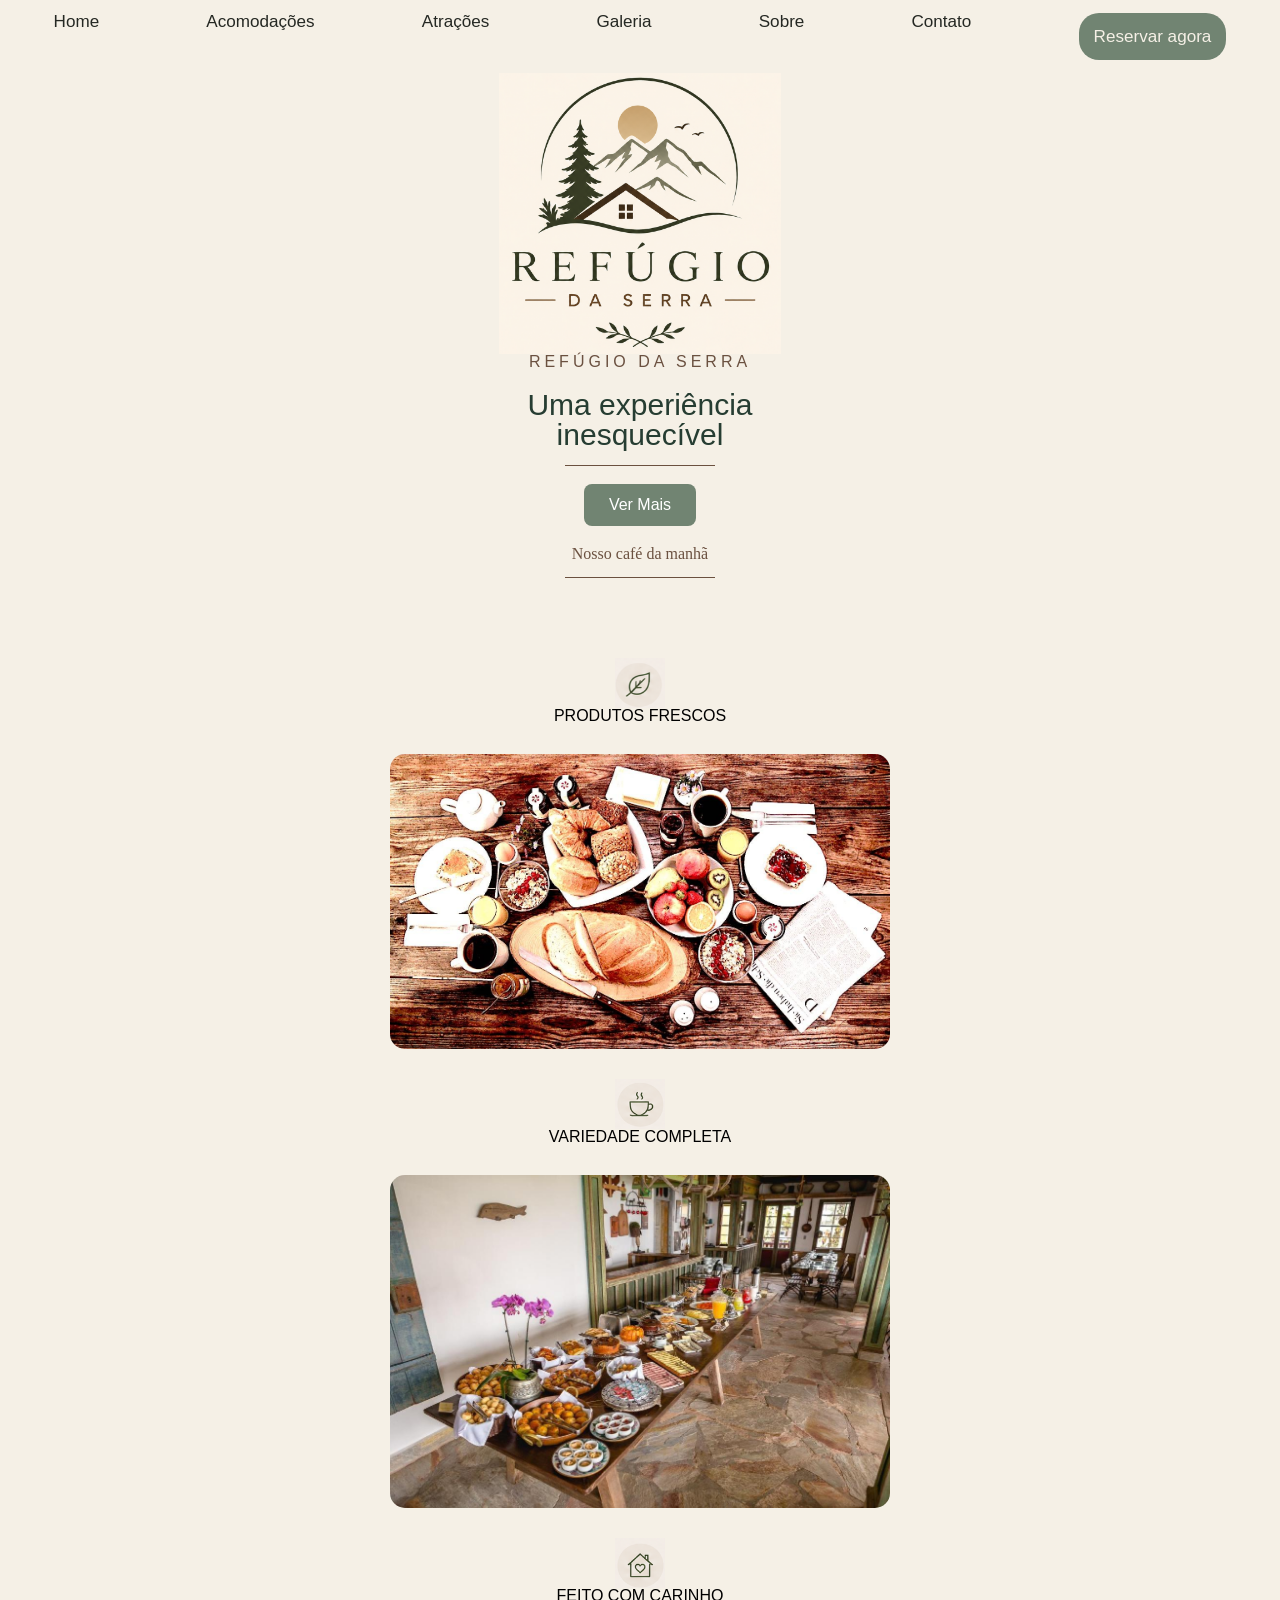
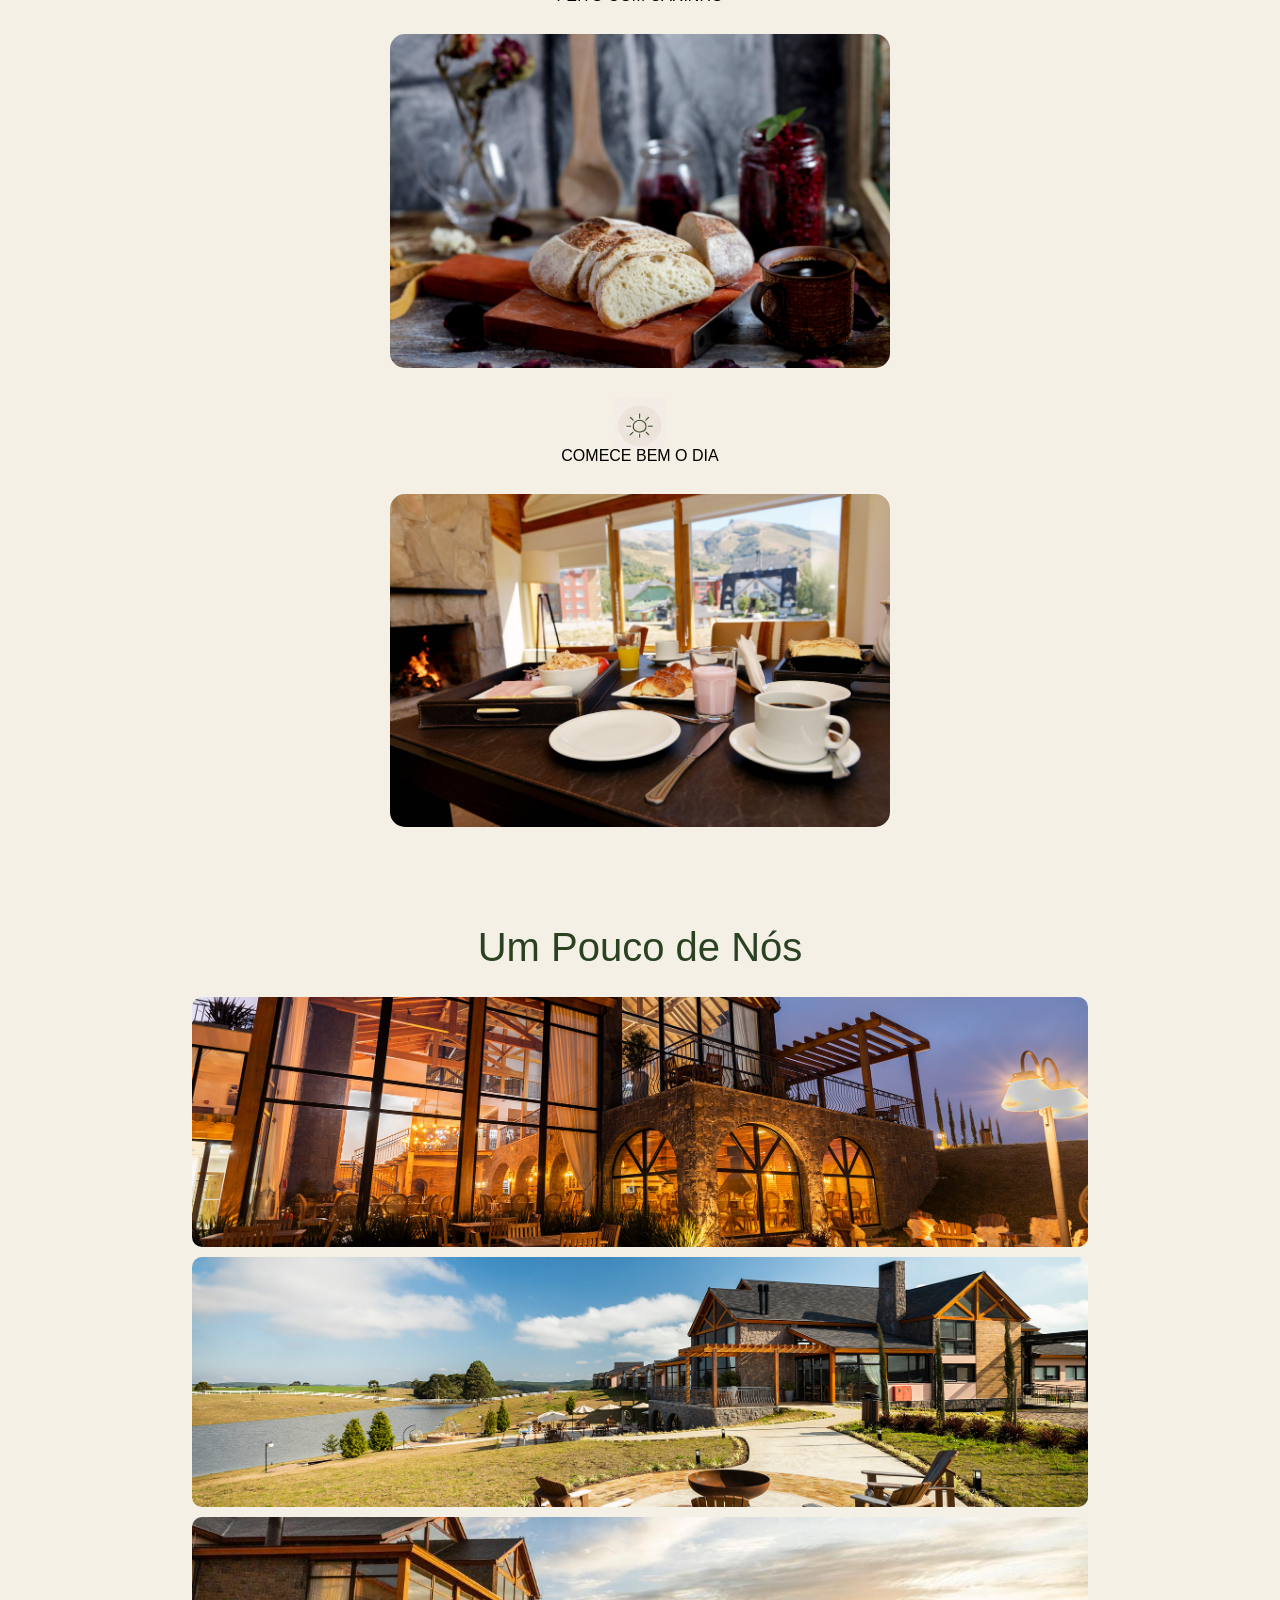
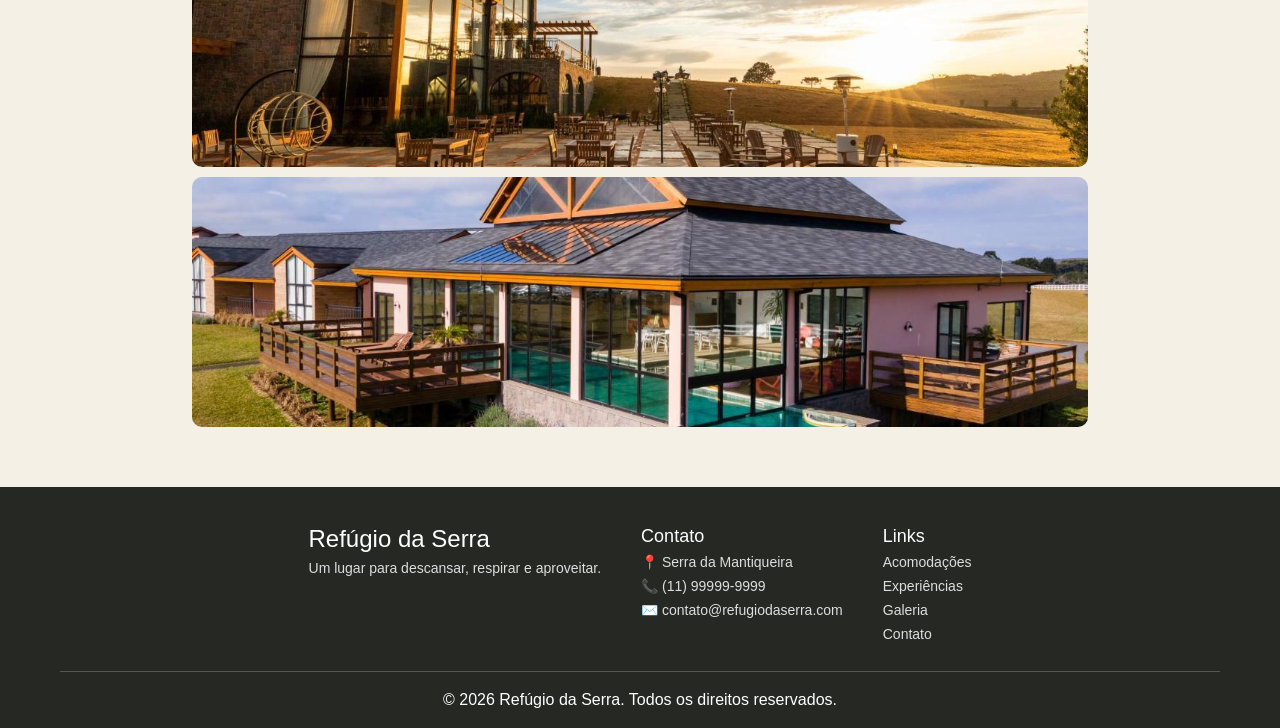
<file: index.html>
<!doctype html>
<html lang="pt-br">
  <head>
    <link rel="stylesheet" href="css/reset.css" />
    <link rel="stylesheet" href="css/style.css" />
    <meta charset="UTF-8" />
    <meta name="viewport" content="width=device-width, initial-scale=1.0" />
    <title>refúgiodaserra.com</title>
  </head>
  <body>
    <header>
      <nav>
        <a href="index.html">Home</a>
        <a href="galeria.html">Acomodações</a>
        <a href="atra.html">Atrações</a>
        <a href="">Galeria</a>
        <a href="">Sobre</a>
        <a href="">Contato</a>
        <a class="especialreserva" href="fornulario.html">Reservar agora</a>
      </nav>
    </header>

    <div class="logofundo">
      <img src="images/logo.png" alt="Logo Refúgio da Serra" />

      <p>REFÚGIO DA SERRA</p>

      <h1>Uma experiência</h1>
      <h2>inesquecível</h2>

      <hr />

      <h3>Conforto, natureza e tranquilidade</h3>

      <h4>Um lugar para desacelerar.</h4>
      <a href="galeria.html">
        <button class="b1">Ver Mais</button>
      </a>
    </div>

    <h1 class="nosso">Nosso café da manhã</h1>

    <hr class="linha2" />

    <div class="logos">
      <div class="items">
        <img src="images/logo1.1.png" alt="" />
        <h6>PRODUTOS FRESCOS</h6>
        <p class="l1">selecionamos Ingredientes</p>
        <p class="l2">locais e da estação</p>
        <img class="mobile" src="images/c1.1.jfif" alt="" />
      </div>
      <div class="items">
        <img src="images/logo2.png" alt="" />
        <h6>VARIEDADE COMPLETA</h6>
        <p class="l1">Opções doces e salgadas para</p>
        <p class="l2">todos os gostos</p>
        <img class="mobile" src="images/c2.2.jfif" alt="" />
      </div>
      <div class="items">
        <img src="images/logo3.png" alt="" />
        <h6>FEITO COM CARINHO</h6>
        <p class="l1">preparado diariamente</p>
        <p class="l2">pra você se sentir em casa</p>
        <img class="mobile" src="images/c3.3.jfif" alt="" />
      </div>
      <div class="items">
        <img src="images/logo4.png" alt="" />
        <h6>COMECE BEM O DIA</h6>
        <p class="l1">Energia, sabor e bem-estar</p>
        <p class="l2">para aproveitar ao máximo</p>
        <img class="mobile" src="images/c4.4.jfif" alt="" />
      </div>
    </div>

    <section>
      <h6 class="ds">Um Pouco de Nós</h6>
      <div class="destaques">
        <img class="cv" src="images/p2.jpg" alt="" />
        <img class="cv" src="images/p3.jpg" alt="" />

        <img class="cv" src="images/p4.jfif" alt="" />
        <img class="cv" src="images/p1.jfif" alt="" />
      </div>
    </section>

    <footer>
      <div class="footer-conteudo">
        <div>
          <h2>Refúgio da Serra</h2>
          <p>Um lugar para descansar, respirar e aproveitar.</p>
        </div>

        <div>
          <h3>Contato</h3>
          <p>📍 Serra da Mantiqueira</p>
          <p>📞 (11) 99999-9999</p>
          <p>✉️ contato@refugiodaserra.com</p>
        </div>

        <div>
          <h3>Links</h3>
          <a href="">Acomodações</a>
          <a href="galeria.html">Experiências</a>
          <a href="galeria.html">Galeria</a>
          <a href="fornulario.html">Contato</a>
        </div>
      </div>

      <div class="footer-final">
        <p>© 2026 Refúgio da Serra. Todos os direitos reservados.</p>
      </div>
    </footer>
  </body>
</html>
</file>
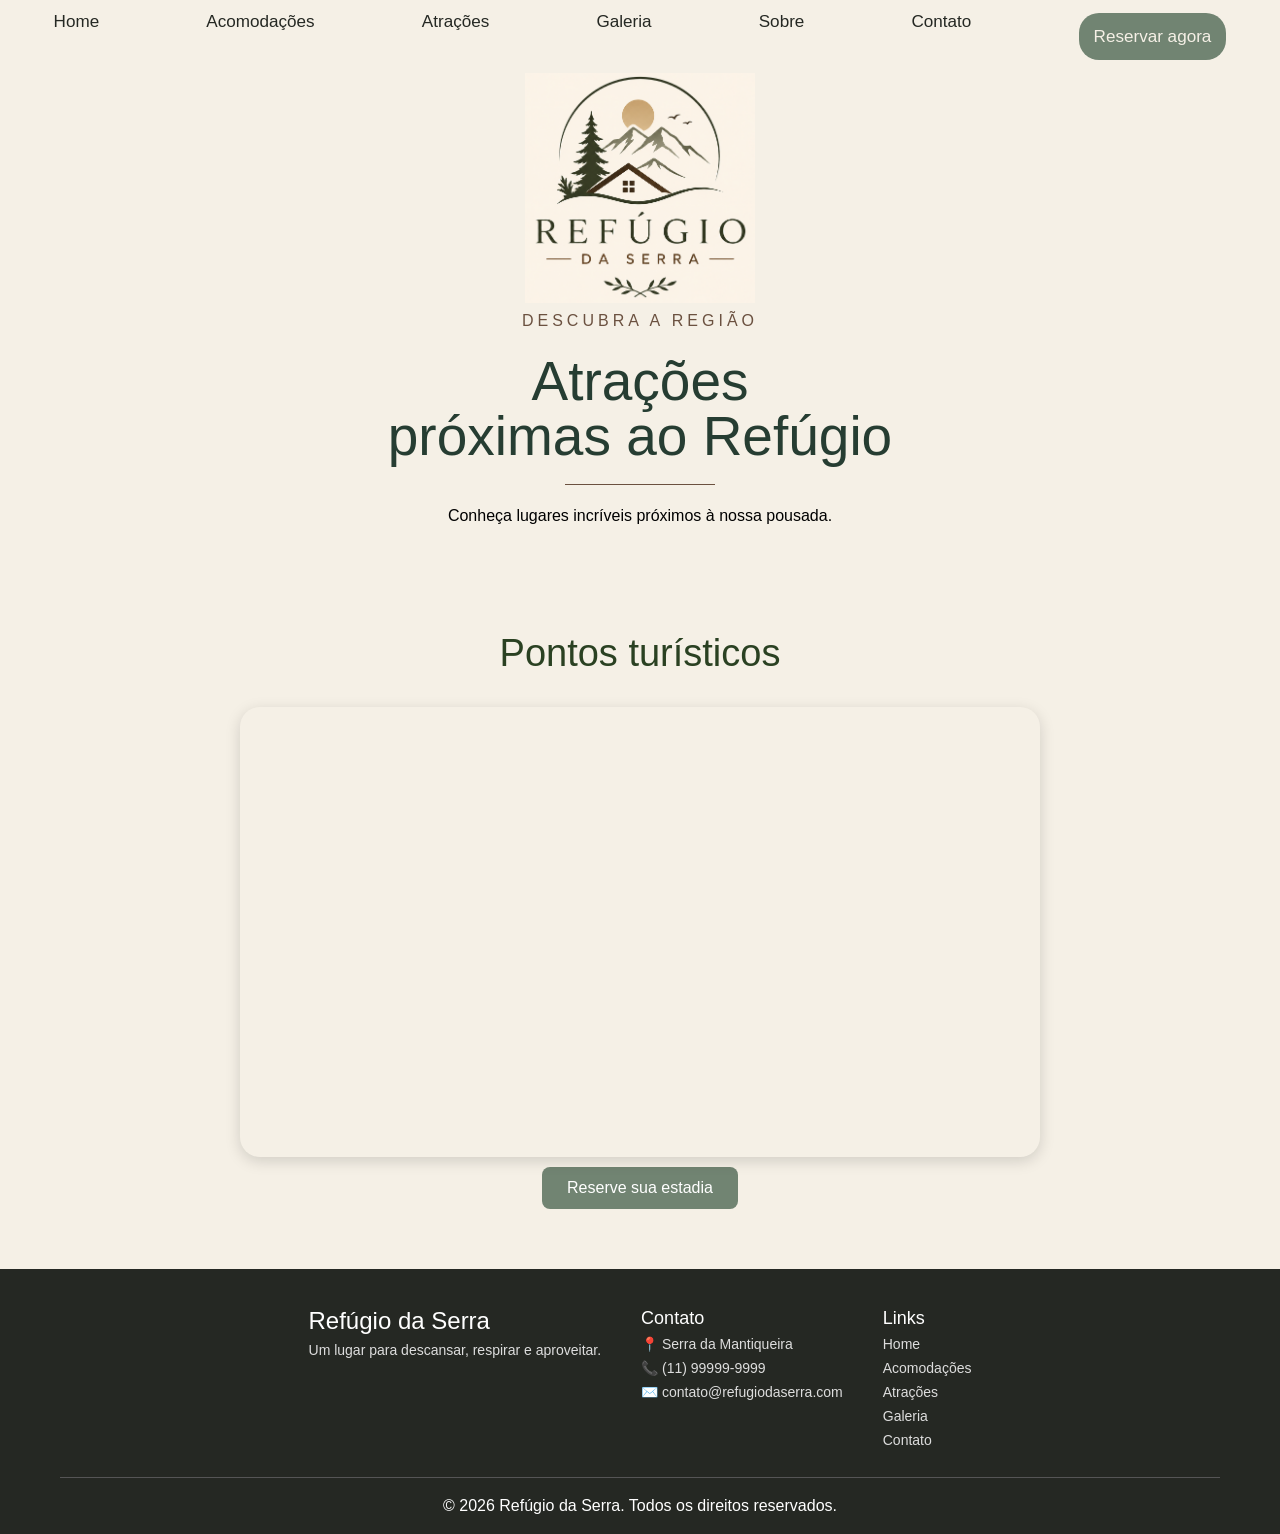
<file: atra.html>
<!doctype html>
<html lang="pt-br">
  <head>
    <meta charset="UTF-8" />
    <meta name="viewport" content="width=device-width, initial-scale=1.0" />

    <link rel="stylesheet" href="css/reset.css" />
    <link rel="stylesheet" href="css/style.css" />

    <title>Refúgio da Serra - Atrações</title>
  </head>

  <body>
    <header>
      <nav>
        <a href="index.html">Home</a>
        <a href="galeria.html">Acomodações</a>
        <a href="atra.html">Atrações</a>
        <a href="">Galeria</a>
        <a href="">Sobre</a>
        <a href="">Contato</a>
        <a class="especialreserva" href="fornulario.html"> Reservar agora </a>
      </nav>
    </header>

    <section class="topo-atracoes">
      <img src="images/logo.png" alt="Logo Refúgio da Serra" />

      <p>DESCUBRA A REGIÃO</p>

      <h1>Atrações</h1>
      <h2>próximas ao Refúgio</h2>

      <hr />

      <h3>Conheça lugares incríveis próximos à nossa pousada.</h3>
    </section>

    <h2 class="titulo-atracoes">Pontos turísticos</h2>

    <section class="carrossel-atracoes">
      <div class="atracao-slide">
        <img src="images/pq1.jfif" alt="Ponto turístico 1" />

        <div class="atracao-texto">
          <h2>PARQUE MUNICIPAL DE CERRO AZUL</h2>

          <p> Um dos principais pontos de encontro da cidade, ideal para relaxar em meio à natureza, com áreas para piquenique, trilhas e espaços para caminhadas.</p>
        </div>
      </div>

      <div class="atracao-slide">
        <img src="images/igreja.jpg" alt="Ponto turístico 2" />

        <div class="atracao-texto">
          <h2>Igreja Matriz de Nossa Senhora da Conceição</h2>

          <p>Um dos marcos históricos de Cerro Azul, com arquitetura imponente e detalhes que remetem à história da cidade.</p>
        </div>
      </div>

      <div class="atracao-slide">
        <img src="images/cachoeira.jpg" alt="Ponto turístico 3" />

        <div class="atracao-texto">
          <h2>Rota das Cachoeiras</h2>

          <p>Uma atividade imperdível para os amantes da natureza, com diversas quedas d’água e trilhas para explorar.</p>
        </div>
      </div>
    </section>

    <div class="dv dss">
      <a href="fornulario.html">
        <button>Reserve sua estadia</button>
      </a>
    </div>

    <footer>
      <div class="footer-conteudo">
        <div>
          <h2>Refúgio da Serra</h2>

          <p>Um lugar para descansar, respirar e aproveitar.</p>
        </div>

        <div>
          <h3>Contato</h3>

          <p>📍 Serra da Mantiqueira</p>
          <p>📞 (11) 99999-9999</p>
          <p>✉️ contato@refugiodaserra.com</p>
        </div>

        <div>
          <h3>Links</h3>

          <a href="index.html">Home</a>
          <a href="galeria.html">Acomodações</a>
          <a href="atracoes.html">Atrações</a>
          <a href="">Galeria</a>
          <a href="fornulario.html">Contato</a>
        </div>
      </div>

      <div class="footer-final">
        <p>© 2026 Refúgio da Serra. Todos os direitos reservados.</p>
      </div>
    </footer>
  </body>
</html>
</file>
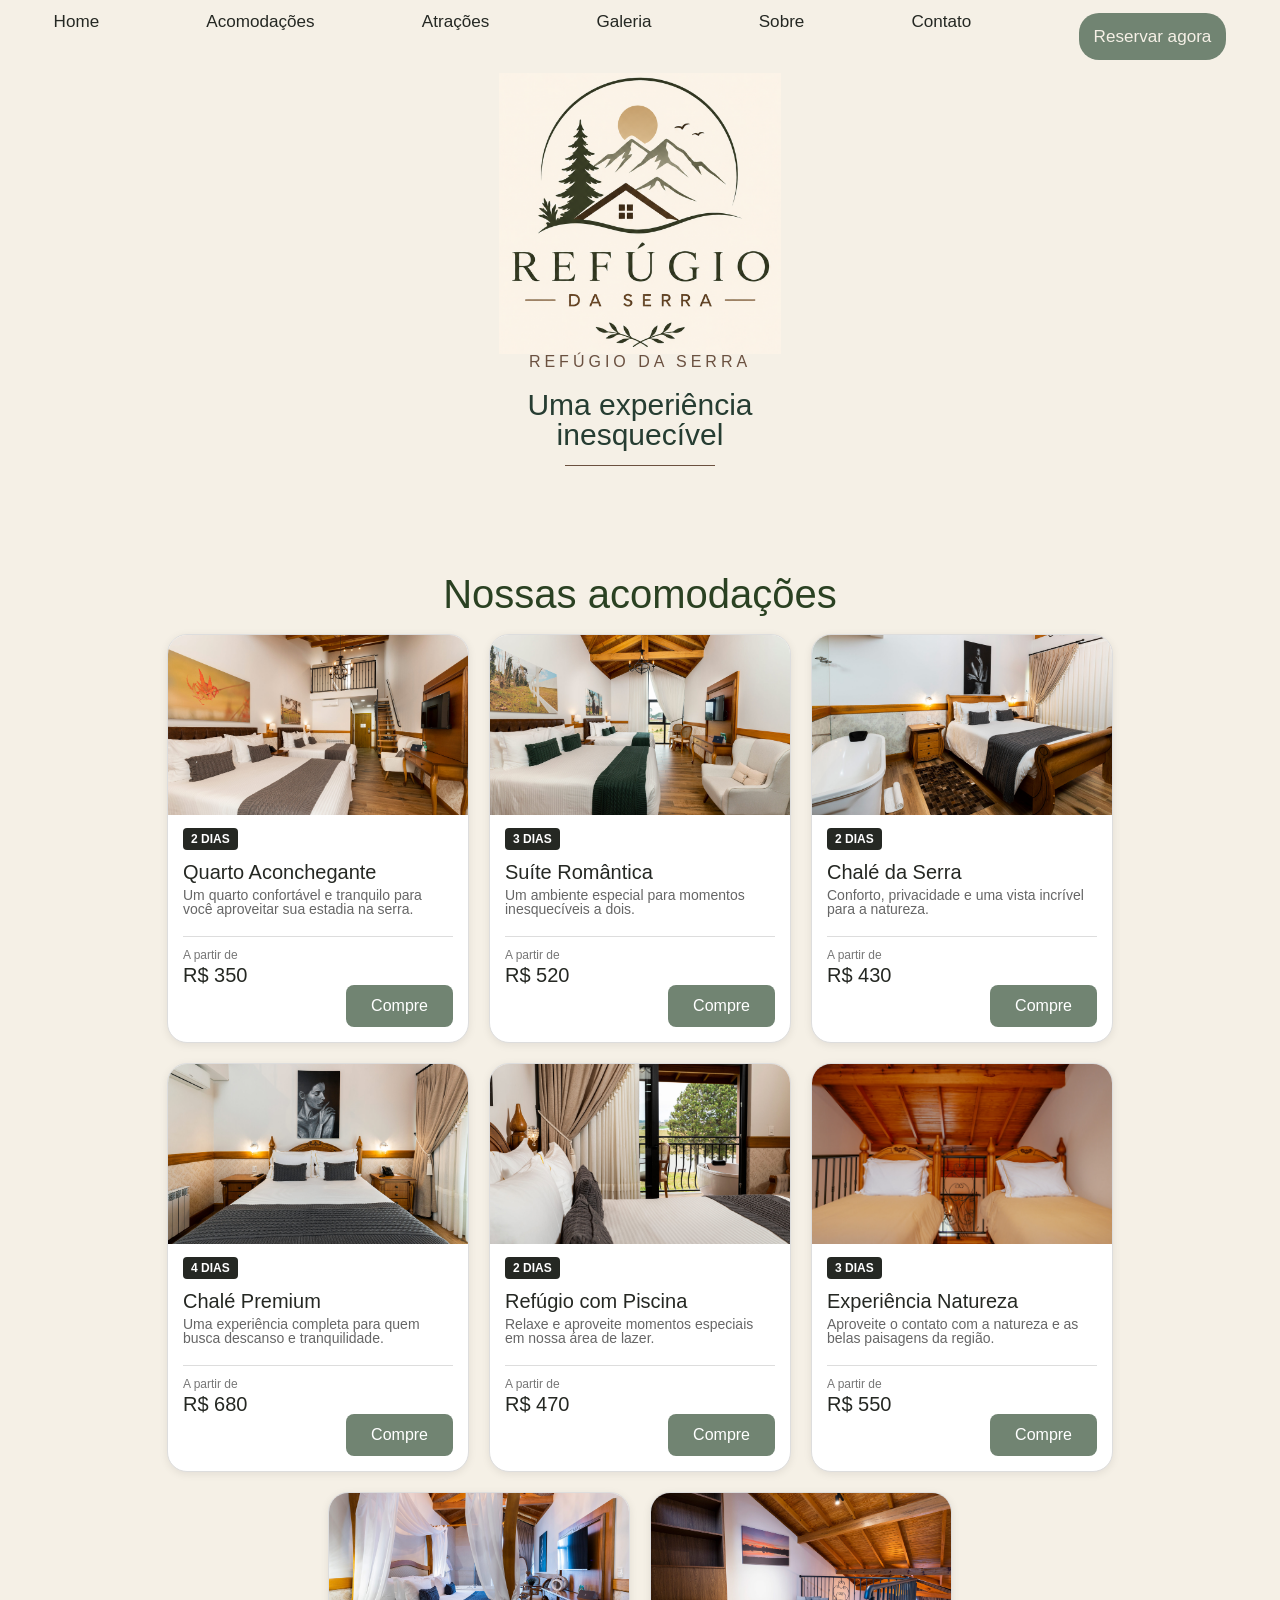
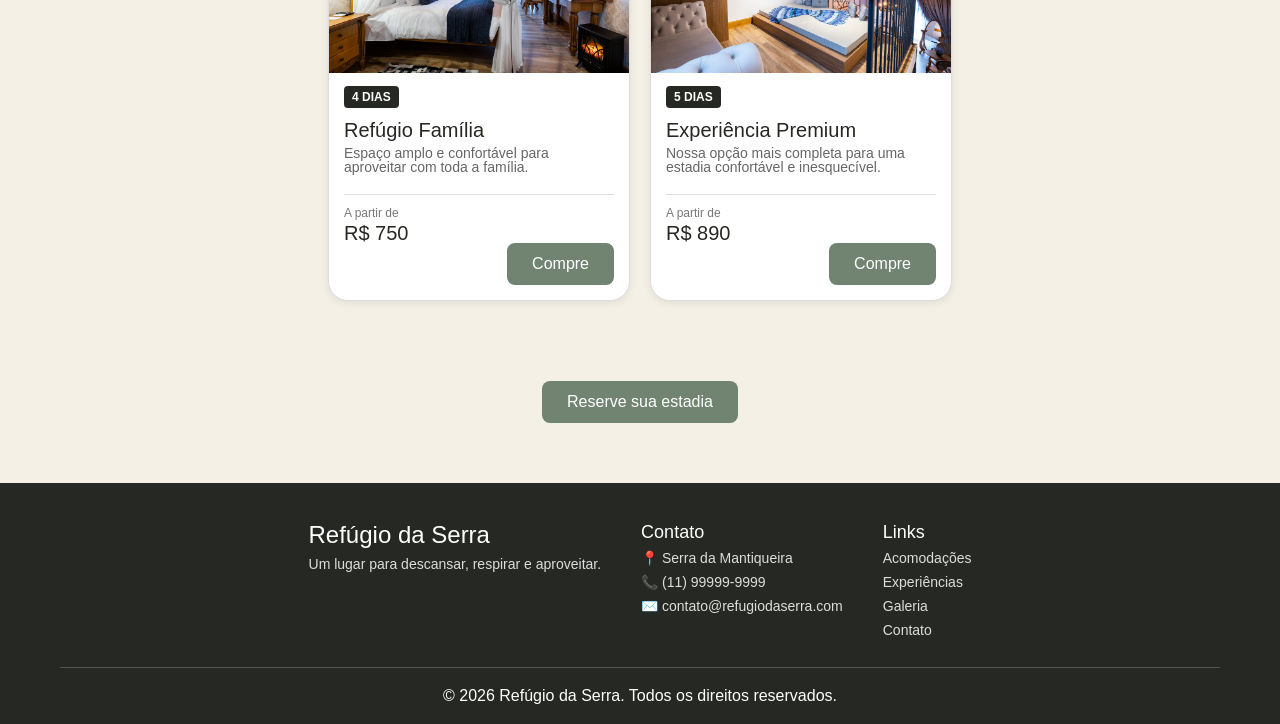
<file: galeria.html>
<!doctype html>
<html lang="pt-br">
  <head>
    <link rel="stylesheet" href="css/reset.css" />
    <link rel="stylesheet" href="css/style.css" />
    <meta charset="UTF-8" />
    <meta name="viewport" content="width=device-width, initial-scale=1.0" />
    <title>refúgiodaserra.com</title>
    <title>Refúgio da Serra</title>
  </head>

  <body>
    <header>
      <nav>
        <a href="index.html">Home</a>
        <a href="galeria.html">Acomodações</a>
        <a href="atra.html">Atrações</a>
        <a href="">Galeria</a>
        <a href="">Sobre</a>
        <a href="">Contato</a>
        <a class="especialreserva" href="fornulario.html">Reservar agora</a>
      </nav>
    </header>

    <section class="logofundo">
      <img src="images/logo.png" alt="Logo Refúgio da Serra" />

      <p>REFÚGIO DA SERRA</p>

      <h1>Uma experiência</h1>
      <h2>inesquecível</h2>

      <hr />

      <h3>Conforto, natureza e tranquilidade</h3>
      <h4>Um lugar para desacelerar.</h4>

    </section>

    <h2 class="ds">Nossas acomodações</h2>

    
    <section class="dcb">
      <div class="card">
        <a href="#img1">
          <img class="cb" src="images/q2.jpg" alt="Quarto aconchegante" />
        </a>

        <div class="card-info">
          <span class="dias">2 DIAS</span>
          <h2>Quarto Aconchegante</h2>

          <p>
            Um quarto confortável e tranquilo para você aproveitar sua estadia
            na serra.
          </p>

          <div class="preco">
            <span>A partir de</span>
            <strong>R$ 350</strong>
          </div>

          <div class="pag"><button>Compre</button></div>
        </div>
      </div>

      <div class="card">
        <a href="#img2">
          <img class="cb" src="images/q1.jpg" alt="Suíte romântica" />
        </a>

        <div class="card-info">
          <span class="dias">3 DIAS</span>
          <h2>Suíte Romântica</h2>

          <p>Um ambiente especial para momentos inesquecíveis a dois.</p>

          <div class="preco">
            <span>A partir de</span>
            <strong>R$ 520</strong>
          </div>

          <div class="pag"><button>Compre</button></div>
        </div>
      </div>

      <div class="card">
        <a href="#img3">
          <img class="cb" src="images/q3.jpg" alt="Chalé da serra" />
        </a>

        <div class="card-info">
          <span class="dias">2 DIAS</span>
          <h2>Chalé da Serra</h2>

          <p>Conforto, privacidade e uma vista incrível para a natureza.</p>

          <div class="preco">
            <span>A partir de</span>
            <strong>R$ 430</strong>
          </div>

          <div class="pag"><button>Compre</button></div>
        </div>
      </div>

      <div class="card">
        <a href="#img4">
          <img class="cb" src="images/q4.jpg" alt="Chalé premium" />
        </a>

        <div class="card-info">
          <span class="dias">4 DIAS</span>

          <h2>Chalé Premium</h2>

          <p>
            Uma experiência completa para quem busca descanso e tranquilidade.
          </p>

          <div class="preco">
            <span>A partir de</span>
            <strong>R$ 680</strong>
          </div>

          <div class="pag"><button>Compre</button></div>
        </div>
      </div>

      <div class="card">
        <a href="#img5">
          <img class="cb" src="images/q5.jpg" alt="Piscina da pousada" />
        </a>

        <div class="card-info">
          <span class="dias">2 DIAS</span>

          <h2>Refúgio com Piscina</h2>

          <p>Relaxe e aproveite momentos especiais em nossa área de lazer.</p>

          <div class="preco">
            <span>A partir de</span>
            <strong>R$ 470</strong>
          </div>

          <div class="pag"><button>Compre</button></div>
        </div>
      </div>

      <div class="card">
        <a href="#img6">
          <img class="cb" src="images/q6.jpg" alt="Natureza da pousada" />
        </a>

        <div class="card-info">
          <span class="dias">3 DIAS</span>

          <h2>Experiência Natureza</h2>

          <p>
            Aproveite o contato com a natureza e as belas paisagens da região.
          </p>

          <div class="preco">
            <span>A partir de</span>
            <strong>R$ 550</strong>
          </div>

          <div class="pag"><button>Compre</button></div>
        </div>
      </div>

      <div class="card">
        <a href="#img7">
          <img class="cb" src="images/q7.jpg" alt="Acomodação para família" />
        </a>

        <div class="card-info">
          <span class="dias">4 DIAS</span>

          <h2>Refúgio Família</h2>

          <p>Espaço amplo e confortável para aproveitar com toda a família.</p>

          <div class="preco">
            <span>A partir de</span>
            <strong>R$ 750</strong>
          </div>

          <div class="pag"><button>Compre</button></div>
        </div>
      </div>

      <div class="card">
        <a href="#img8">
          <img class="cb" src="images/q8.jpg" alt="Acomodação premium" />
        </a>

        <div class="card-info">
          <span class="dias">5 DIAS</span>

          <h2>Experiência Premium</h2>

          <p>
            Nossa opção mais completa para uma estadia confortável e
            inesquecível.
          </p>

          <div class="preco">
            <span>A partir de</span>
            <strong>R$ 890</strong>
          </div>

          <div class="pag"><button>Compre</button></div>
        </div>
      </div>
    </section>

    <!-- IMAGENS AMPLIADAS -->

    <div id="img1" class="zoom">
      <a href="#">
        <img src="images/q2.jpg" alt="Quarto aconchegante ampliado" />
      </a>
    </div>

    <div id="img2" class="zoom">
      <a href="#">
        <img src="images/q1.jpg" alt="Suíte romântica ampliada" />
      </a>
    </div>

    <div id="img3" class="zoom">
      <a href="#">
        <img src="images/q3.jpg" alt="Chalé da serra ampliado" />
      </a>
    </div>

    <div id="img4" class="zoom">
      <a href="#">
        <img src="images/q4.jpg" alt="Chalé premium ampliado" />
      </a>
    </div>

    <div id="img5" class="zoom">
      <a href="#">
        <img src="images/q5.jpg" alt="Piscina da pousada ampliada" />
      </a>
    </div>

    <div id="img6" class="zoom">
      <a href="#">
        <img src="images/q6.jpg" alt="Natureza da pousada ampliada" />
      </a>
    </div>

    <div id="img7" class="zoom">
      <a href="#">
        <img src="images/q7.jpg" alt="Acomodação para família ampliada" />
      </a>
    </div>

    <div id="img8" class="zoom">
      <a href="#">
        <img src="images/q8.jpg" alt="Acomodação premium ampliada" />
      </a>
    </div>

    <div class="dv">
      <h2 class="vistas">Vistas do Refúgio</h2>
    </div>

    <section class="vv">
      <img class="v1" src="images/v2.jpg" alt="Vista da serra" />

      <img class="v1" src="images/v3.jfif" alt="Paisagem da serra" />

      <img class="v1" src="images/v4.jpg" alt="Natureza da região" />
    </section>

    <h2 class="glrt">O Que Temos?</h2>

    <section>
      <div class="destaques1">
        <div class="it">
          <img class="cv1" src="images/o1.png" alt="Destaque da pousada" />

          <div>
            <h1 class="oqq">Piscina</h1>
            <p class="tx">
              A Piscina aqui no Refúgio da Serra tem um charme extraordinário.
              <br />
              Além de ter uma vista incrível do Pôr do Sol, <br />
              ela é aquecida e possui uma borda infinita para que você tenha uma
              experiência extraordinária e um <br />
              contato com a natureza sem perder o requinte.
            </p>
          </div>
        </div>

        <div class="it">
          <img class="cv1" src="images/o2.png" alt="Área da pousada" />

          <div>
            <h1 class="oqq">Academia</h1>
            <p class="tx">
              Lugar para você se exercitar e mesmo assim apreciar as belas
              paisagens da Coxilha Rica. <br />
              Nossa academia disponibiliza esteiras, bicicleta ergométrica e
              alguns aparelhos para melhor lhe atender.
            </p>
          </div>
        </div>

        <div class="it">
          <img class="cv1" src="images/o3.jpg" alt="Natureza" />

          <div>
            <h1 class="oqq">Auditório</h1>
            <p class="tx">
              Nosso Auditório foi especialmente preparado para você que precisa
              de um local reservado para eventos corporativos <br />
              ou até mesmo shows. <br />
              Comporta aproximadamente 80 pessoas, disponibilizamos aparelhagem
              de som, datashow <br />
              e cadeiras confortáveis para <br />
              melhor comportar seu evento dentro do Cerro Azul.
            </p>
          </div>
        </div>

        <div class="it">
          <img class="cv1" src="images/o4.png" alt="Paisagem" />

          <div>
            <h1 class="oqq">Sala de Encontro</h1>
            <p class="tx">
              A sala Pôr do Sol tem uma beleza única, contendo umas das vistas
              mais bonitas que o Cerro Azul <br />
              pode proporcionar, direcionada para a fazenda e também para o mais
              belo Pôr do Sol da região da Coxilha Rica.
            </p>
          </div>
        </div>
      </div>
    </section>

    <div class="dv dss">
      <a href="fornulario.html">
        <button>Reserve sua estadia</button>
      </a>
    </div>

    <footer>
      <div class="footer-conteudo">
        <div>
          <h2>Refúgio da Serra</h2>
          <p>Um lugar para descansar, respirar e aproveitar.</p>
        </div>

        <div>
          <h3>Contato</h3>
          <p>📍 Serra da Mantiqueira</p>
          <p>📞 (11) 99999-9999</p>
          <p>✉️ contato@refugiodaserra.com</p>
        </div>

        <div>
          <h3>Links</h3>
          <a href="">Acomodações</a>
          <a href="">Experiências</a>
          <a href="galeria.html">Galeria</a>
          <a href="fornulario.html">Contato</a>
        </div>
      </div>

      <div class="footer-final">
        <p>© 2026 Refúgio da Serra. Todos os direitos reservados.</p>
      </div>
    </footer>
  </body>
</html>
</file>
<file: css/style.css>
body{
    background-color: #F5F0E6;
    font-family: 'Poppins', sans-serif;
}

nav{
    background-color: #F5F0E6;
    display: flex;
    justify-content: center;
    justify-content: space-around;
}

nav a{
    text-decoration: none;
    display: flex;
    font-size: 1.9vh;
    margin: 1%;
    font-family: 'Poppins', sans-serif;
    color: #252823;
    transition: transform 0.3s;
}

.especialreserva{
    background-color:#718472;
    padding: 15px;
    color: #F5F0E6;
    border-radius: 20px;
}

nav a:hover{
    transform: translatey(-4px);
}

.logofundo{
    display: flex;
    background-color: #F5F0E6;
    align-items: center;
    flex-direction: column;
}

.logofundo img{
    width: 22%;
}

.logofundo .celu1{
    display: none;
}

.logofundo p{
    color: #6B5140;
    font-family: 'Poppins', sans-serif;
    letter-spacing: 4px;
    font-weight: 500px;
}

.logofundo h1{
    font-family: 'Poppins', sans-serif;
    font-weight: 500;
    color: #263D32;
    font-size: 50px;
}

.logofundo h2{
    font-family: 'Poppins', sans-serif;
    font-weight: 500;
    color: #263D32;
    font-size: 50px;
}

hr{
    background-color: #6B5140;
    width: 150px;
    border: none;
    height: 1px;
    margin-top: 15px;
}

.logofundo h3{
    font-family: 'Poppins', sans-serif;
    font-weight: 400;
    font-size: 16px;
    margin-top: 10px;

}

.logofundo h4{
    font-family: 'Poppins', sans-serif;
    font-weight: 400;
    font-size: 16px;
}

.logofundo h5{
    background-color:#2a412b;
    padding: 15px;
    color: #F5F0E6;
    border-radius: 20px;
    margin-top: 20px;
}

.logos{
    display: flex;
   justify-content: space-around;
    margin-top: 50px;
    
}

.logos img{
    width: 50px;
    
}

.nosso{
    display: flex;
    justify-content: center;
    margin-top: 20px;
    color: #6B5140;
    font-family: 'Poppins', sans-serif;
   
}

.linha2{
    background-color: #6B5140;
    width: 150px;
    border: none;
    height: 1px;
    margin-top: 15px;
}

.items{
    display: flex;
    align-items: center;
    flex-direction: column;
    padding-right: 40px;

}

.items h6{
    font-family: 'Poppins', sans-serif;
}

.mobile{
    display: none;
}

a{
    font-family: 'Poppins', sans-serif;
}

.l1{
    margin-top: 20px;
    font-family: 'Poppins', sans-serif;
}

.l2{
    font-family: 'Poppins', sans-serif;
}

.items:not(:last-child) {
    border-right: 1px solid #6B5140;
}

.celu1{
    display: none;
}

.ds{
    margin-top: 100px;
    display: flex;
    justify-content: center;
    font-family: 'Poppins', sans-serif;
    font-size: 40px;
    color:#2a4122
}




.zoom {
    display: none;
    position: fixed;
    inset: 0;
    background: rgba(0, 0, 0, 0.85);
    z-index: 9999;
    justify-content: center;
    align-items: center;
    padding: 20px;
}

.zoom:target {
    display: flex;
}

.zoom img {
    max-width: 85vw;
    max-height: 85vh;
    width: auto;
    height: auto;
    object-fit: contain;
    border-radius: 15px;
    box-shadow: 0 0 30px rgba(0, 0, 0, 0.5);
}

.zoom a {
    display: flex;
    justify-content: center;
    align-items: center;
}



.dcb {
    display: flex;
    justify-content: center;
    gap: 20px;
    flex-wrap: wrap;
    padding: 20px;
}



.topo-atracoes {
    display: flex;
    background-color: #F5F0E6;
    align-items: center;
    flex-direction: column;
    text-align: center;
    padding-bottom: 60px;
}

.topo-atracoes img {
    width: 18%;
}

.topo-atracoes p {
    color: #6B5140;
    font-family: 'Poppins', sans-serif;
    letter-spacing: 4px;
    font-weight: 500;
    margin-top: 10px;
}

.topo-atracoes h1 {
    font-family: 'Poppins', sans-serif;
    font-weight: 500;
    color: #263D32;
    font-size: 55px;
    margin-top: 25px;
}

.topo-atracoes h2 {
    font-family: 'Poppins', sans-serif;
    font-weight: 500;
    color: #263D32;
    font-size: 55px;
}

.topo-atracoes hr {
    background-color: #6B5140;
    width: 150px;
    border: none;
    height: 1px;
    margin-top: 20px;
}

.topo-atracoes h3 {
    font-family: 'Poppins', sans-serif;
    font-weight: 400;
    font-size: 16px;
    margin-top: 15px;
}

.topo-atracoes h4 {
    font-family: 'Poppins', sans-serif;
    font-weight: 400;
    font-size: 15px;
    margin-top: 8px;
}


.titulo-atracoes {
    margin-top: 70px;
    margin-bottom: 40px;
    text-align: center;

   font-family: 'Poppins', sans-serif;
    font-size: 38px;
    color: #2a4122;
}




.cards-atracoes {
    display: flex;
    justify-content: center;
    gap: 25px;
    flex-wrap: wrap;
    padding: 20px 50px;
}


.atracao-card {
    width: 360px;
    background-color: white;
    border-radius: 20px;
    overflow: hidden;

    box-shadow: 0 2px 8px rgba(0, 0, 0, 0.08);

    transition: transform 0.3s ease;
}


.atracao-card:hover {
    transform: translateY(-8px);
}


.atracao-card > img {
    width: 100%;
    height: 230px;
    object-fit: cover;
    display: block;
}


.atracao-info {
    padding: 25px;
}


.atracao-info span {
    display: inline-block;

    background-color: #252823;
    color: white;

    padding: 6px 10px;

    border-radius: 5px;

    font-family: 'Poppins', sans-serif;
    font-size: 11px;
    font-weight: bold;
}


.atracao-info h2 {
    font-family: 'Poppins', sans-serif;
    color: #263D32;
    font-size: 32px;

    margin-top: 15px;
    margin-bottom: 10px;
}


.atracao-info p {
    font-family: 'Poppins', sans-serif;
    color: #666;

    font-size: 14px;
    line-height: 1.6;

    margin-bottom: 15px;
}


.atracao-info strong {
    font-family: 'Poppins', sans-serif;

    font-size: 12px;

    color: #6B5140;
}




.frase-atracoes {
    text-align: center;

    margin-top: 70px;
    margin-bottom: 70px;

    padding: 50px 20px;

    background-color: #718472;
}


.frase-atracoes h2 {
    font-family: 'Poppins', sans-serif;

    font-size: 40px;

    color: #F5F0E6;
}


.frase-atracoes p {
    font-family: 'Poppins', sans-serif;

    color: #F5F0E6;

    margin-top: 15px;
    margin-bottom: 25px;
}


.frase-atracoes button {
    background-color: #F5F0E6;
    color: #263D32;

    border: none;

    padding: 13px 25px;

    border-radius: 8px;

    font-size: 16px;

    cursor: pointer;
}


.frase-atracoes button:hover {
    transform: translateY(-3px);
}


.card {
    width: 300px;
    background-color: white;
    border: 1px solid #ddd;
    border-radius: 20px;
    overflow: hidden;
    box-shadow: 0 2px 8px rgba(0, 0, 0, 0.08);
    transition: transform 0.3s ease;
}




.topo-atracoes {
    display: flex;
    background-color: #F5F0E6;
    align-items: center;
    flex-direction: column;
    text-align: center;
    padding-bottom: 50px;
}

.topo-atracoes img {
    width: 18%;
}

.topo-atracoes p {
    color: #6B5140;
    font-family: 'Poppins', sans-serif;
    letter-spacing: 4px;
    font-weight: 500;
    margin-top: 10px;
}

.topo-atracoes h1 {
   font-family: 'Poppins', sans-serif;
    font-weight: 500;
    color: #263D32;
    font-size: 55px;
    margin-top: 25px;
}

.topo-atracoes h2 {
    font-family: 'Poppins', sans-serif;
    font-weight: 500;
    color: #263D32;
    font-size: 55px;
}

.topo-atracoes hr {
    background-color: #6B5140;
    width: 150px;
    border: none;
    height: 1px;
    margin-top: 20px;
}

.topo-atracoes h3 {
    font-family: 'Poppins', sans-serif;
    font-weight: 400;
    font-size: 16px;
    margin-top: 15px;
}




.titulo-atracoes {
    margin-top: 60px;
    margin-bottom: 35px;

    text-align: center;

    font-family: 'Poppins', sans-serif;
    font-size: 38px;

    color: #2a4122;
}




.carrossel-atracoes {
    position: relative;

    width: 800px;
    height: 450px;

    margin: 0 auto;

    overflow: hidden;

    border-radius: 20px;

    box-shadow: 0 4px 15px rgba(0, 0, 0, 0.15);
}




.atracao-slide {
    position: absolute;

    width: 100%;
    height: 100%;

    opacity: 0;

    animation: passarAtracao 15s infinite;
}


.atracao-slide img {
    width: 100%;
    height: 100%;

    object-fit: cover;
}




.atracao-texto {
    position: absolute;

    bottom: 0;
    left: 0;

    width: 100%;

    padding: 30px;

    box-sizing: border-box;

    background: linear-gradient(
        transparent,
        rgba(0, 0, 0, 0.85)
    );

    color: white;
}


.atracao-texto h2 {
   font-family: 'Poppins', sans-serif;

    font-size: 38px;

    margin-bottom: 8px;
}


.atracao-texto p {
    font-family: 'Poppins', sans-serif;

    font-size: 14px;

    max-width: 650px;
}



.atracao-slide:nth-child(1) {
    animation-delay: 0s;
}

.atracao-slide:nth-child(2) {
    animation-delay: 5s;
}

.atracao-slide:nth-child(3) {
    animation-delay: 10s;
}




@keyframes passarAtracao {

    0% {
        opacity: 0;
    }

    5% {
        opacity: 1;
    }

    30% {
        opacity: 1;
    }

    35% {
        opacity: 0;
    }

    100% {
        opacity: 0;
    }

}





.cb {
    width: 100%;
    height: 180px;
    object-fit: cover;
    display: block;
    
}

.card:hover{
    transform: translateY(-10px);
}


.card-info {
    padding: 15px;
}


.dias {
    display: inline-block;
    background-color: #252823;
    color: white;
    padding: 5px 8px;
    border-radius: 4px;
    font-size: 12px;
    font-weight: bold;
    margin-top: -30px;
    position: relative;
}


.card-info h2 {
    font-size: 20px;
    margin: 12px 0 6px;
    color: #252823;
}


.card-info p {
    font-size: 14px;
    color: #666;
    margin-bottom: 20px;
}


.preco {
    border-top: 1px solid #ddd;
    padding-top: 12px;
}


.preco span {
    display: block;
    font-size: 12px;
    color: #777;
}


.preco strong {
    display: block;
    font-size: 20px;
    color: #252823;
    margin-top: 4px;
}


.dv{
    display: flex;
    justify-content: center;
    margin-top: 50px;
}

.vistas{
    font-family: 'Poppins', sans-serif;
    font-size: 32px;
    font-weight: 600;
    color: #2a4122;
    
}

.v1{
    width: 300px;
    height: 200px;
    object-fit: cover;
    border-radius: 10px;
}

.vv{
    display: flex;
    justify-content: space-evenly;
    margin-top: 40px;
}

button {
    background-color: #718472;
    color: white;
    border: none;
    padding: 12px 25px;
    border-radius: 8px;
    font-size: 16px;
    cursor: pointer;
}

button:hover{
    transform: translateY(-3px);
}



footer {
    background-color: #252823;
    color: white;
    margin-top: 60px;
    padding: 40px 60px 20px;
    clear: both;
}

.footer-conteudo {
    display: flex;
    justify-content: center;
    gap: 40px;
}

.footer-conteudo div {
    display: flex;
    flex-direction: column;
    gap: 10px;
}

.footer-conteudo h2 {
    font-size: 24px;
}

.footer-conteudo h3 {
    font-size: 18px;
}

.footer-conteudo p,
.footer-conteudo a {
    font-size: 14px;
    color: #ddd;
}

.footer-conteudo a {
    text-decoration: none;
}

.footer-conteudo a:hover {
    color: white;
}

.footer-final {
    border-top: 1px solid #555;
    margin-top: 30px;
    padding-top: 20px;
    text-align: center;
}

.glrt {
    font-family: 'Poppins', sans-serif;
    font-size: 32px;
    font-weight: 600;
    color: #2a2e28;
    text-align: center;
    margin-bottom: 30px;
}

.cv {
    width: 100%;
    height: 250px;
    object-fit: cover;
    border-radius: 10px;
}

.destaques {
    display: grid;
    grid-template-columns: 400px 400px;
    justify-content: center;
    gap: 10px;
    margin-top: 30px;
}

.dss{
    margin-top: 10px;
}

.pag{
    display: flex;
    justify-content: end;
}

.b1{
    margin-top: 10px;
}

.glrt{
    margin-top: 60px;
}

.cv1{
    width: 400px;
    height: 50%;
    gap: 30px;
}

.it{
    display: flex;
    align-items: center;
    gap: 40px;
}

.oqq{
    font-family: 'Poppins', sans-serif;
    font-size: 42px;
    font-weight: 500;
    color: #263D32;
    margin-bottom: 20px;
}

.tx{
    font-family: 'Poppins', sans-serif;
}

.destaques1{ 
    display: flex;
    flex-direction: column;
    gap: 20px;
}

.reserva {
    width: 500px;
    margin: 50px auto;
    padding: 30px;
    background-color: white;
    border-radius: 15px;
    box-shadow: 0 2px 8px rgba(0,0,0,0.1);
}

.reserva h1 {
    font-family: 'Poppins', sans-serif;
    color: #263D32;
    text-align: center;
    font-size: 40px;
    margin-bottom: 30px;
}

.reserva form {
    display: flex;
    flex-direction: column;
    gap: 10px;
}

.reserva label {
    font-family: 'Poppins', sans-serif;
    color: #252823;
}

.reserva input,
.reserva select {
    padding: 12px;
    border: 1px solid #ccc;
    border-radius: 8px;
    font-family: 'Poppins', sans-serif;
    margin-bottom: 10px;
}

.reserva button {
    background-color: #718472;
    color: white;
    border: none;
    padding: 12px;
    border-radius: 8px;
    font-family: 'Poppins', sans-serif;
    cursor: pointer;
}

@media (max-width:768px) {

    body{
    background-color: #F5F0E6;
    overflow-x: hidden;
}

nav{
    background-color: #F5F0E6;
    display: flex;
    flex-wrap: wrap;
    justify-content: space-around;
}

nav a{
    text-decoration: none;
    display: flex;
    font-size: 1.9vh;
    margin: 1%;
    font-family: 'Poppins', sans-serif;
    color: #252823;
    transition: transform 0.3s;
}



.especialreserva{
    background-color:#718472;
    padding: 15px;
    color: #F5F0E6;
    border-radius: 20px;
}

nav a:hover{
    transform: translatey(-4px);
}

.logofundo{
    display: flex;
    background-color: #F5F0E6;
    align-items: center;
    flex-direction: column;
}

.logofundo img{
    display: flex;
    width: 22%;
    display: block;
}



* {
    box-sizing: border-box;
}

body {
    width: 100%;
    margin: 0;
}


header nav {
    display: flex;
    align-items: center;
    justify-content: center;
    flex-wrap: wrap;
    gap: 20px;
    padding: 20px;
}

header nav a {
    text-decoration: none;
}


.reserva {
    width: 90%;
    max-width: 700px;
    margin: 40px auto;
    padding: 30px;
}

.reserva form {
    display: flex;
    flex-direction: column;
    gap: 12px;
}

.reserva input:not([type="radio"]):not([type="checkbox"]),
.reserva select {
    width: 100%;
    padding: 12px;
    max-width: 100%;
}

.reserva fieldset {
    display: flex;
    flex-wrap: wrap;
    align-items: center;
    gap: 10px;
    padding: 15px;
}

.reserva button {
    width: 100%;
    padding: 12px;
    cursor: pointer;
}


#orcamento {
    width: 100%;
    margin-top: 25px;
    overflow-wrap: break-word;
}


footer {
    text-align: center;
    padding: 20px;
}




footer {
    width: 100%;
    padding: 40px 6% 0;
}

.footer-conteudo {
    display: flex;
    justify-content: space-between;
    flex-wrap: wrap;
    gap: 30px;
    max-width: 1200px;
    margin: 0 auto;
}

.footer-conteudo > div {
    flex: 1;
    min-width: 200px;
}

.footer-conteudo h2,
.footer-conteudo h3 {
    margin-bottom: 15px;
}

.footer-conteudo p {
    margin-bottom: 10px;
}

.footer-conteudo a {
    display: block;
    margin-bottom: 10px;
    text-decoration: none;
}

.footer-final {
    text-align: center;
    margin-top: 35px;
    padding: 20px;
}







    footer {
        padding: 30px 20px 0;
    }

    .footer-conteudo {
        flex-direction: column;
        gap: 25px;
    }

    .footer-conteudo > div {
        width: 100%;
    }

    .footer-final {
        margin-top: 25px;
        padding: 15px 5px;
        font-size: 13px;
    }







    header nav {
        gap: 12px;
    }

    .reserva {
        width: 95%;
        padding: 20px;
    }

}





    .reserva {
        width: 95%;
        padding: 15px;
        margin: 20px auto;
    }

    .reserva h1 {
        font-size: 25px;
    }

    .reserva fieldset {
        flex-direction: column;
        align-items: flex-start;
    }

    .reserva button {
        font-size: 16px;
    }

    #orcamento h2 {
        font-size: 20px;
    }




.logofundo p{
    color: #6B5140;
    font-family: 'Poppins', sans-serif;
    letter-spacing: 4px;
    font-weight: 500px;
}

.logofundo h1{
   font-family: 'Poppins', sans-serif;
    font-weight: 100;
    color: #263D32;
    font-size: 30px;
    margin-top: 20px;
}

.logofundo h2{
   font-family: 'Poppins', sans-serif;
    font-weight: 100;
    color: #263D32;
    font-size: 30px;
}

hr{
    background-color: #6B5140;
    width: 150px;
    border: none;
    height: 1px;
    margin-top: 15px;
}

.logofundo h3{
    font-family: 'Poppins', sans-serif;
    font-weight: 400;
    font-size: 16px;
    margin-top: 10px;
    margin-left: 20px;
    display: none;
}

.logofundo h4{
    font-family: 'Poppins', sans-serif;
    font-weight: 400;
    font-size: 16px;
    display: none;
}

.logofundo h5{
    background-color:#2a412b;
    padding: 15px;
    color: #F5F0E6;
    border-radius: 20px;
    margin-top: 20px;
}

.destaques {
    display: flex;
    justify-content: center;
    gap: 10px;
    margin-top: 30px;
    flex-wrap: wrap;
}

.cv {
    width: 70%;
    height: 250px;
    object-fit: cover;
    border-radius: 10px;
}

.logos{
    display: flex;
    justify-content: space-around;
    flex-direction: column;
    margin-top: 50px;
    
}

.logos img{
    width: 50px;
    margin-top: 30px;
    
}

.nosso{
    display: flex;
    justify-content: center;
    margin-top: 20px;
    color: #6B5140;
    font-family: 'Georgia', serif;
   
}

.linha2{
    background-color: #6B5140;
    width: 150px;
    border: none;
    height: 1px;
    margin-top: 15px;
}


.logofundo .celu1{
    display: block;
    width: 80%;
    max-width: 350px;
    
}

.items{
    display: flex;
    align-items: center;
    flex-direction: column;
    width: 100%;
    padding-right: 0;
}



.logos .mobile{
    display: block;
    width:60%;
    max-width: 500px;
    height: auto;
    object-fit: cover;
    margin-top: 30px;
    border-radius: 15px;
}

.items h6{
    font-family: 'Poppins', sans-serif;
}

.l1{
    margin-top: 20px;
   font-family: 'Poppins', sans-serif;
    display: none;
}

.l2{
    font-family: 'Poppins', sans-serif;
    display: none;
}

.items:not(:last-child) {
    border-right: 1px solid #6B5140;


}

.destaques1{
    display: none;
}

.vv{
    display: none;
}

.vistas{
    display: none;
}

.glrt{
    display: none;
}
</file>
